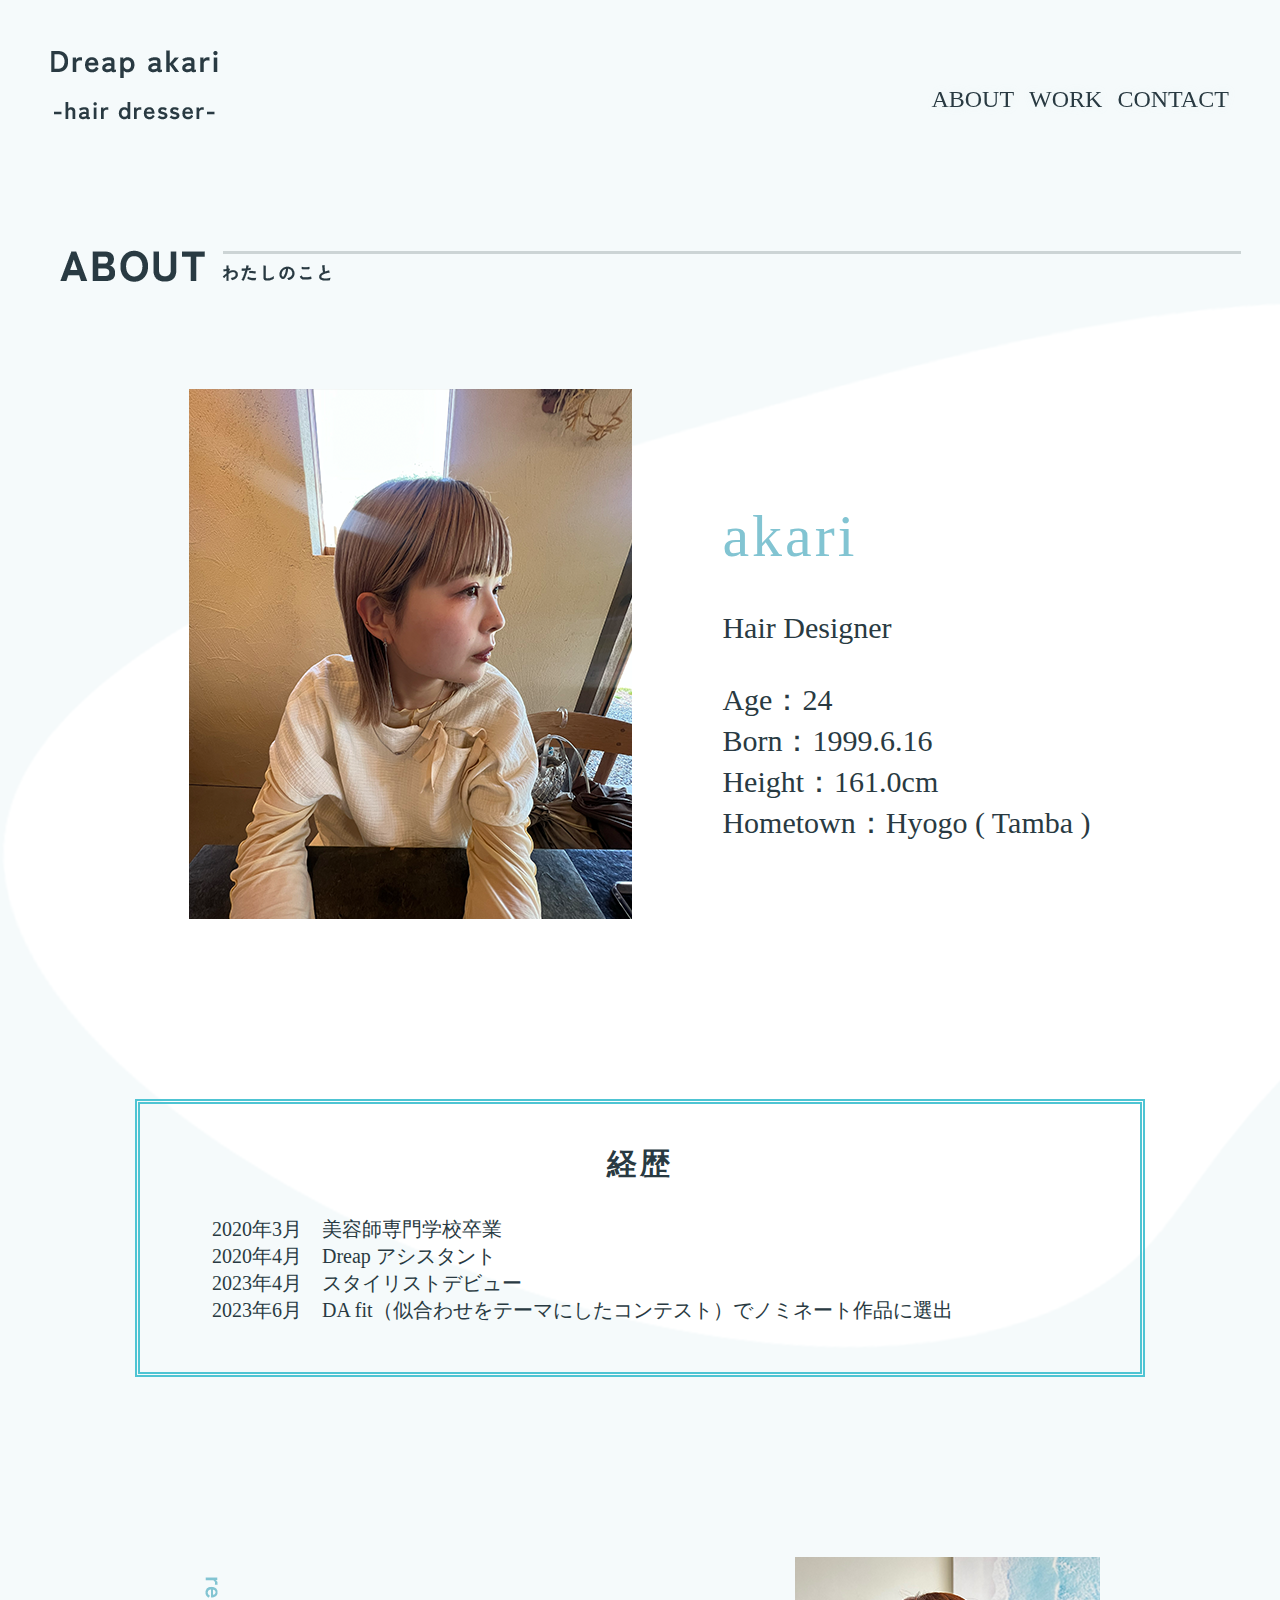
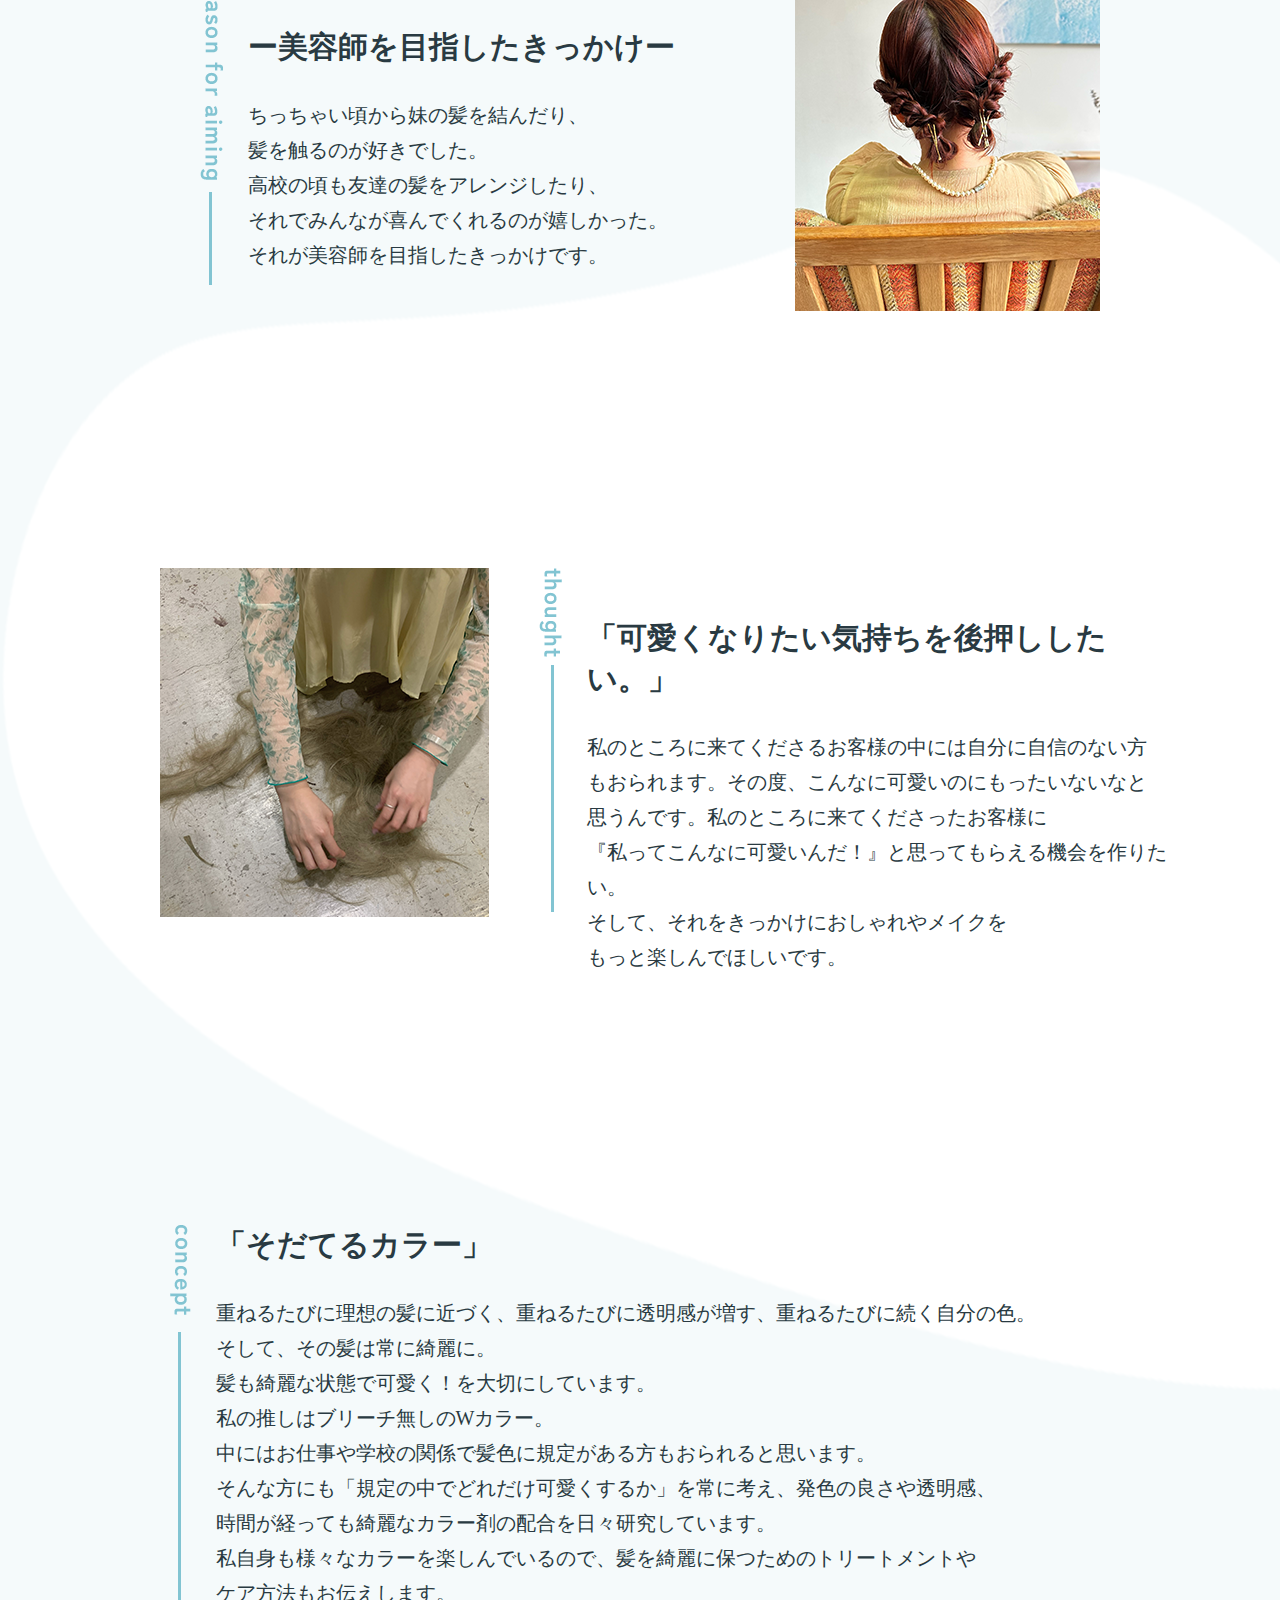
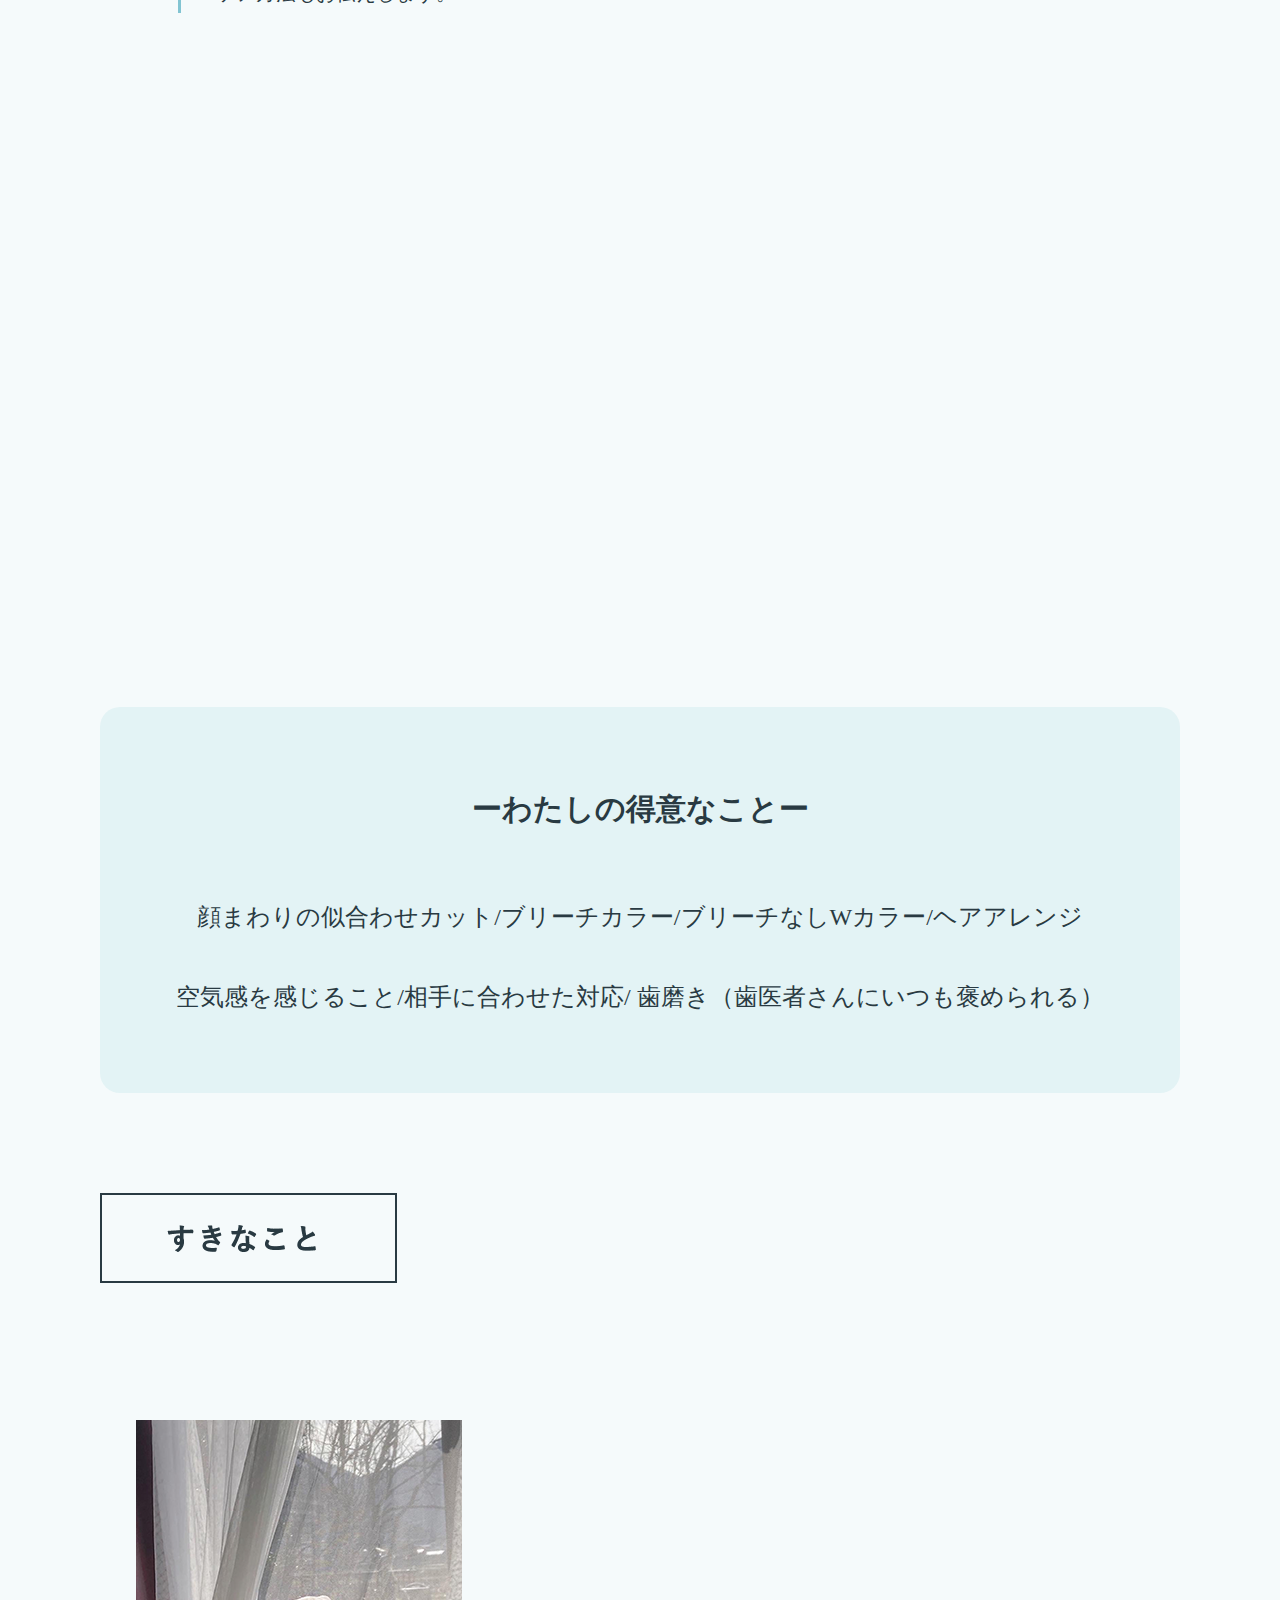
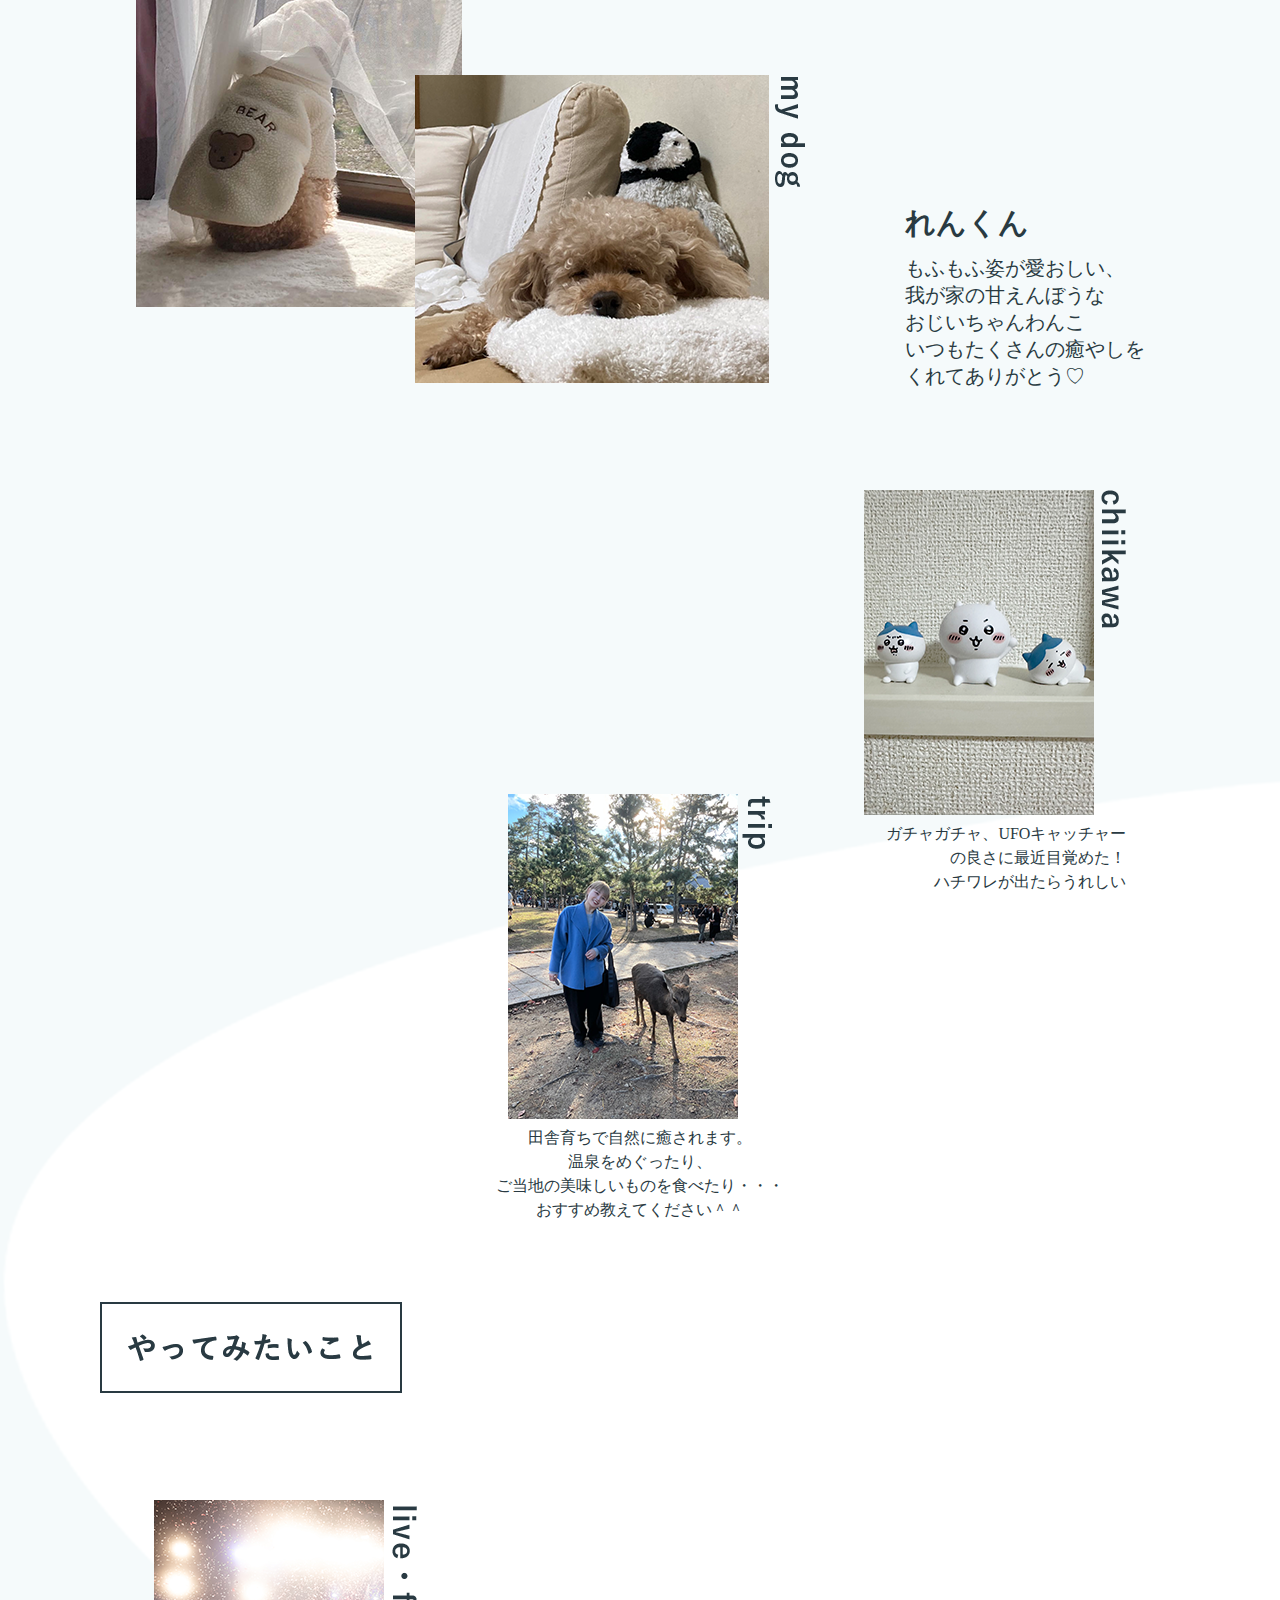
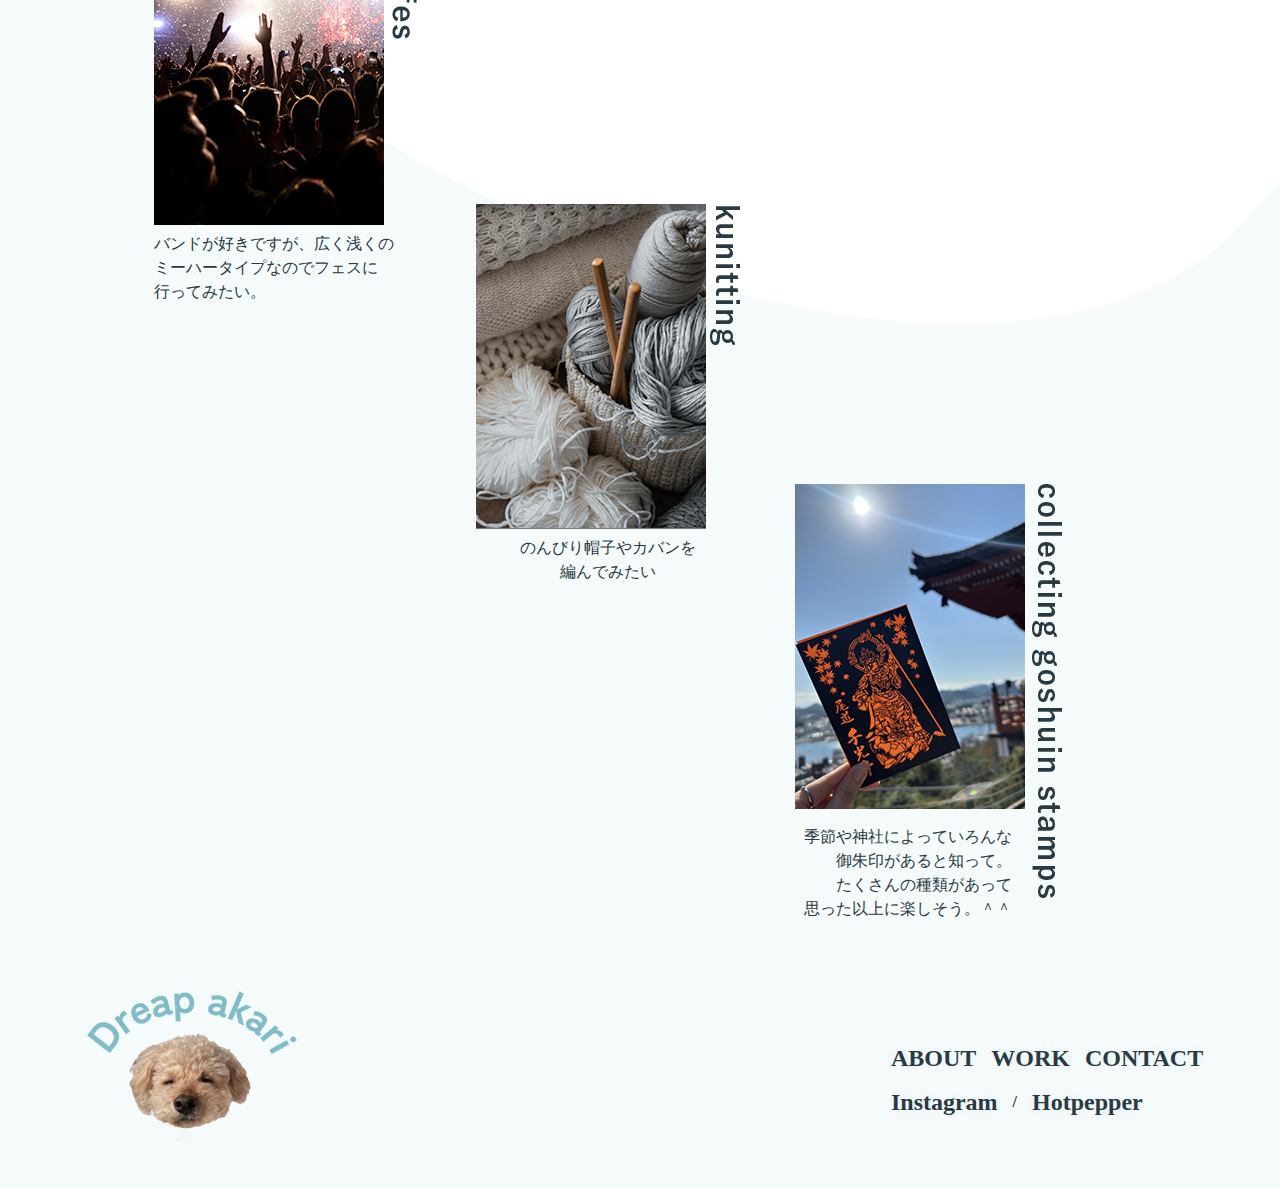
<file: about.html>
<!DOCTYPE html>
<html lang="ja">

<head>
    <meta charset="UTF-8">
    <meta http-equiv="X-UA-Compatible" content="IE=edge">
    <meta name="viewport" content="width=device-width, initial-scale=1.0">
    <meta name="description" content="Dreap akariのポートフォリサイトです。">
    <meta property="og:title" content="ポートフォリオサイト | Dreap　akari">
    <meta property="og:site_name" content="Dreap akariのポートフォリサイトです。">
    <meta property="og:type" content="website">
    <meta property="og:locale" content="ja-JP">
    <meta property="og:description" content="Dreap akariのポートフォリサイトです。">
    <title>ABOUT</title>

    <link rel="stylesheet" href="assets/css/reset.css">
    <link rel="stylesheet" href="assets/css/common.css">
    <link rel="stylesheet" href="assets/css/about.css">
</head>

<body>


    <header>
        <div class="openbtn"><span></span><span></span><span></span></div>
        <a href="index.html"><img src="assets/images/Dreap akari -hair dresser-.png" alt="dreap_akari-hairdesigner"></a>
        <nav id="g-nav">
            <div id="g-nav-list">
                <ul>
                    <li><a href="about.html">ABOUT</a></li>
                    <li><a href="work.html">WORK</a></li>
                    <li><a href="contact.html">CONTACT</a></li>
                </ul>
            </div>
        </nav>

    </header>

    <main>
        <img class="about_top" src="assets/images/ABOUT.png" alt="ABOUT">
        <section class="section1 fadeUpTrigger">
            <img src="assets/images/akarisan.png" alt="顔写真">
            <div class="about_profire2">
                <h1>akari</h1>
                <h2>Hair Designer</h2>
                <div class="about_sentense">Age：24<br>
                    Born：1999.6.16<br>
                    Height：161.0cm<br>
                    Hometown：Hyogo ( Tamba )</div>
            </div>
        </section>
        <section class="section2 fadeUpTrigger">
            <h1>経歴</h1>
            <p>2020年3月　美容師専門学校卒業<br>
                2020年4月　Dreap アシスタント<br>
                2023年4月　スタイリストデビュー<br>
                2023年6月　DA fit（似合わせをテーマにしたコンテスト）でノミネート作品に選出</p>
        </section>
        <article>
            <div class="kikkake_about fadeUpTrigger">
                <div class="aaaaa">
                <div><img src="assets/images/kikkake_english.png" alt="reason for aiming"></div>
                <div class="kikkake_about_sentense">
                    <h2>ー美容師を目指したきっかけー</h2>
                    <p>ちっちゃい頃から妹の髪を結んだり、<br>
                        髪を触るのが好きでした。<br>
                        高校の頃も友達の髪をアレンジしたり、<br>
                        それでみんなが喜んでくれるのが嬉しかった。<br>
                        それが美容師を目指したきっかけです。
                    </p>
                </div>
            </div>

                <div class="hair_arengi"><img class="kikkake_img" src="assets/images/kikkake_photo.png" alt="ヘアアレンジした髪"></div>
            </div>
            <div class="kawaikunaritai_about fadeUpTrigger">
                <div><img class="kamiatumeru" src="assets/images/atoosisitai_photo.png" alt="髪の毛を集める"></div>
                <div class="kawaikunaritai_sentense_block">
                    <div><img src="assets/images/thught_english.png" alt="thought"></div>
                    <div class="kawaikunaritai_about_sentense">
                        <h2>「可愛くなりたい気持ちを後押ししたい。」</h2>
                        <p>私のところに来てくださるお客様の中には自分に自信のない方<br>
                            もおられます。その度、こんなに可愛いのにもったいないなと<br>
                            思うんです。私のところに来てくださったお客様に<br>
                            『私ってこんなに可愛いんだ！』と思ってもらえる機会を作りたい。<br>
                            そして、それをきっかけにおしゃれやメイクを<br>
                            もっと楽しんでほしいです。
                        </p>
                    </div>
                </div>
            </div>
            <div class="sodaterucolor_about">
                <div class="bgRd"></div>
                <div class="sodaterucolor_about_sentense fadeUpTrigger">

                    <div> <img src="assets/images/concept.png" alt="concept"></div>
                    <div class="sodaterucolor_sentense">
                        <div>
                            <h2>「そだてるカラー」</h2>
                            <p>重ねるたびに理想の髪に近づく、重ねるたびに透明感が増す、重ねるたびに続く自分の色。<br>
                                そして、その髪は常に綺麗に。<br>
                                髪も綺麗な状態で可愛く！を大切にしています。<br>
                                私の推しはブリーチ無しのWカラー。<br>
                                中にはお仕事や学校の関係で髪色に規定がある方もおられると思います。<br>
                                そんな方にも「規定の中でどれだけ可愛くするか」を常に考え、発色の良さや透明感、<br>
                                時間が経っても綺麗なカラー剤の配合を日々研究しています。<br>
                                私自身も様々なカラーを楽しんでいるので、髪を綺麗に保つためのトリートメントや<br>
                                ケア方法もお伝えします。
                            </p>
                        </div>
                    </div>
                </div>

                <div class="sodaterucolor_img">
                <d class="sodaterucolor_img_2 flex delayScroll">
                    <div class="img1 box"> <img src="assets/images/sodateru_1.png" alt="そだてるからー１"></div>
                    <div class="img2 box"> <img src="assets/images/sodateru2.png" alt="そだてるからー2"></div>
                </d>
                <div class="sodaterucolor_img_2 flex delayScroll">
                    <div class="img3 box"><img src="assets/images/sodateru3.png" alt="そだてるからー3"></div>
                    <div class="img4 box"> <img src="assets/images/sodateru4.png" alt="そだてるからー4"></div>
                </div>
                </div>
            </div>
            <div class="tokuinakoto_about fadeUpTrigger">
                <h2>ーわたしの得意なことー</h2>
                <p>
                    顔まわりの似合わせカット/ブリーチカラー/ブリーチなしWカラー/ヘアアレンジ<br>
                    空気感を感じること/相手に合わせた対応/ 歯磨き（歯医者さんにいつも褒められる）
                </p>
            </div>

        </article>
        <div class="sukinakoto_yattemitai_div">
        <div class="sukinakoto_about">
            <div class="sukinakoto"><img src="assets/images/sukinakoto.png" alt="すきなこと"></div>
            <div class="renkun_sukinakoto fadeUpTrigger">

                <div><img src="assets/images/my dog.png" alt="ペットのレンくん"></div>
                <div class="renkun_sentense ">
                    <h1>れんくん</h1>
                    <p>もふもふ姿が愛おしい、<br>
                        我が家の甘えんぼうな<br>
                        おじいちゃんわんこ<br>
                        いつもたくさんの癒やしを<br>
                        くれてありがとう♡
                    </p>
                </div>
            </div>
            <div class="chikawa_sukinakoto fadeUpTrigger">
                <img src="assets/images/chiikawa.png" alt="ちいかわ">
                <p>
                    ガチャガチャ、UFOキャッチャー<br>
                    の良さに最近目覚めた！<br>
                    ハチワレが出たらうれしい
                </p>
            </div>
            <div class="trip_sukinakoto fadeUpTrigger">
                <img src="assets/images/trip.png" alt="旅行">
                <p>
                    田舎育ちで自然に癒されます。<br>
                    温泉をめぐったり、<br>
                    ご当地の美味しいものを食べたり・・・<br>
                    おすすめ教えてください＾＾
                </p>
            </div>
        </div>


            <div class="yattemitai"><img src="assets/images/yattemitai.png" alt="やってみたい"></div>
            <div class="live_yattemitai fadeUpTrigger">
                <img src="assets/images/live fes.png" alt="live">
                <p>バンドが好きですが、広く浅くの<br>
                    ミーハータイプなのでフェスに<br>
                    行ってみたい。
                </p>
            </div>
            <div class="kunitting_yattemitai fadeUpTrigger">
                <img src="assets/images/kunitting.png" alt="編み物">
                <p>
                    のんびり帽子やカバンを<br>
                    編んでみたい
                </p>
            </div>
            <div class="gosyuin_yattemitai fadeUpTrigger">
                <img src="assets/images/goshuin.png" alt="御朱印集め">
                <p>
                    季節や神社によっていろんな<br>
                    御朱印があると知って。<br>
                    たくさんの種類があって<br>
                    思った以上に楽しそう。＾＾
                </p>
            </div>
        </div>
    </main>

    <footer>
        <div class="card-box">
            <div class="card">
            <a href="" class="footer__logo image">
            <img src="assets/images/renkun.png" alt="dreap_akari">
            </a>
        </div>
        </div>
        <div>
            <div id="g-nav-list_footer">
                <ul>
                    <li><a href="about.html">ABOUT</a></li>
                    <li><a href="work.html">WORK</a></li>
                    <li><a href="contact.html">CONTACT</a></li>
                </ul>
            </div>
            <div id="g-nav-list2">
                <ul class="g-nav-list2_sp">
                    <li class="footer_sp"><a href="https://www.instagram.com/dreap_akari/?img_index=1">Instagram</a></li>
                    <li class="footer_sp"></li>/</li>
                    <li class="footer_sp"><a href="https://beauty.hotpepper.jp/slnH000141931/stylist/T000692241/">Hotpepper</a></li>
                </ul>
            </div>
        </div>
        </footer>




    <script src="https://code.jquery.com/jquery-3.7.1.min.js" integrity="sha256-/JqT3SQfawRcv/BIHPThkBvs0OEvtFFmqPF/lYI/Cxo=" crossorigin="anonymous"></script>
    <script src="assets/js/fadeup.js"></script>
    <script src="assets/js/fadeup_order.js"></script>
    <script src="assets/js/main.js"></script>

</body>

</html>
</file>
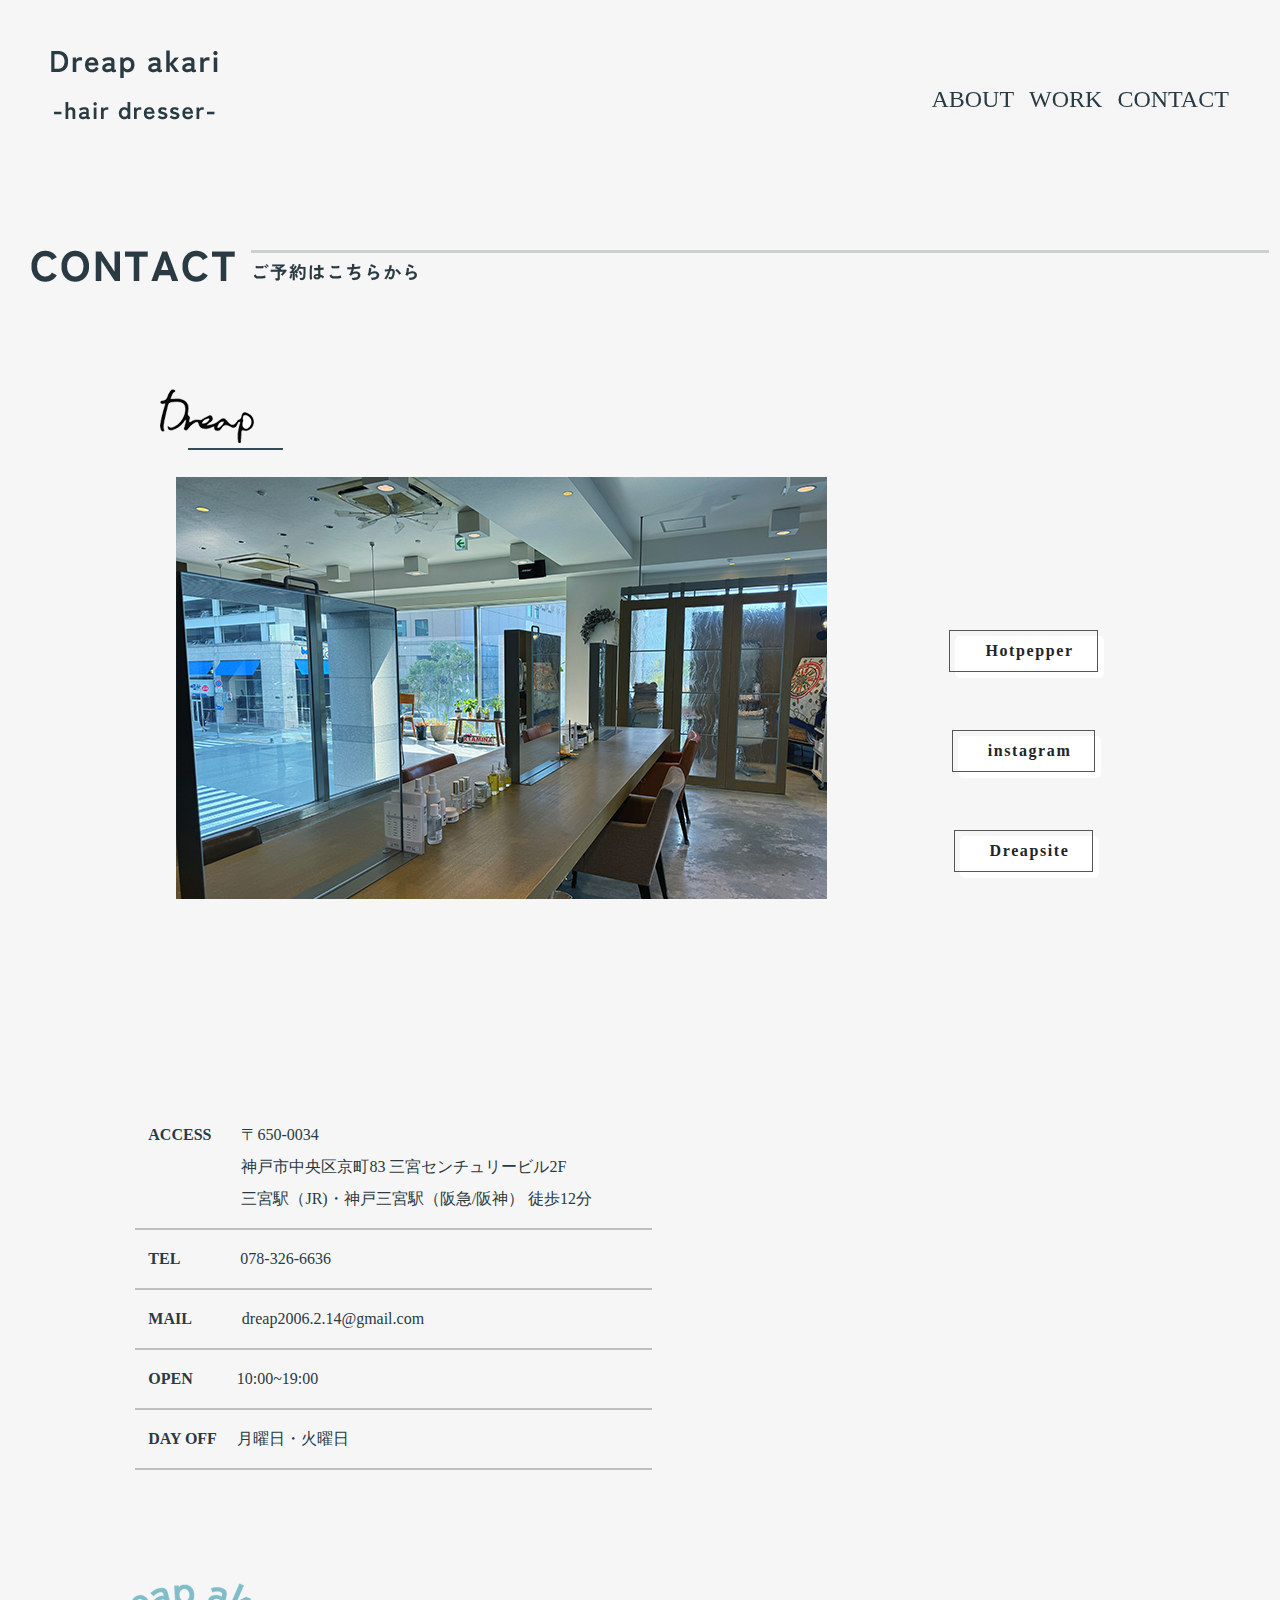
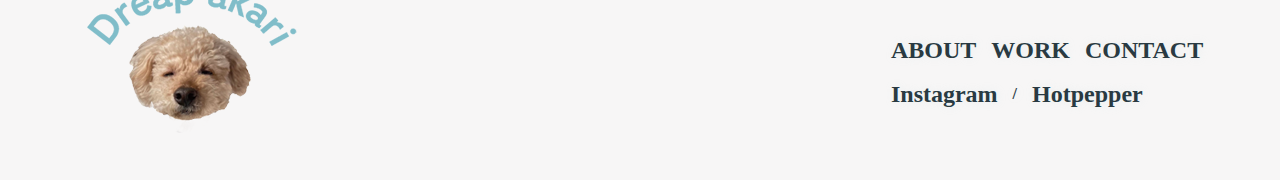
<file: contact.html>
<!DOCTYPE html>
<html lang="ja">

<head>
    <meta charset="UTF-8">
    <meta http-equiv="X-UA-Compatible" content="IE=edge">
    <meta name="viewport" content="width=device-width, initial-scale=1.0">
    <meta name="description" content="Dreap akariのポートフォリサイトです。">
    <meta property="og:title" content="ポートフォリオサイト | Dreap　akari">
    <meta property="og:site_name" content="Dreap akariのポートフォリサイトです。">
    <meta property="og:type" content="website">
    <meta property="og:locale" content="ja-JP">
    <meta property="og:description" content="Dreap akariのポートフォリサイトです。">
    <title>CONTACT</title>

    <link rel="stylesheet" href="assets/css/reset.css">
    <link rel="stylesheet" href="assets/css/common.css">
    <link rel="stylesheet" href="assets/css/contact.css">

</head>

<body>
    <header>
        <div class="openbtn"><span></span><span></span><span></span></div>
        <a href="index.html"><img src="assets/images/Dreap akari -hair dresser-.png" alt="dreap_akari-hairdesigner"></a>
        <nav id="g-nav">
            <div id="g-nav-list">
            <ul>
                <li><a href="about.html">ABOUT</a></li>
                <li><a href="work.html">WORK</a></li>
                <li><a href="contact.html">CONTACT</a></li>
            </ul>
            </div>
</nav>

    </header>
<main>
    <div class="contact_yoyaku"><img src="assets/images/CONTACT.png" alt="contact ご予約はこちらから"></div>
    <div class="flex delayScroll">
    <div class="dreap_logo "><img src="assets/images/dreap_logo.png" alt="Dreapのロゴ"></div>
    <div class="shop_photo_button ">
        <div class=""><img src="assets/images/dreap_photo.png" alt="店内写真"></div>

        <div class="btn_rink">
            <div class="btn-wrap box"><a href="https://beauty.hotpepper.jp/slnH000141931/stylist/T000692241/" class="btn btn-border-shadow">Hotpepper</a></div>
            <div class="btn-wrap box"><a href="https://www.instagram.com/dreap_akari/?img_index=1" class="btn btn-border-shadow" >instagram</a></div>
            <div class="btn-wrap box"><a href="https://dreap-hairsalon.shopinfo.jp/" class="btn btn-border-shadow">Dreapsite</a></div>
        </div>
    </div>
</div>

    <section>

        <div class="section_access flex delayScroll">
            <div class="ACCESS box">
                <h2>ACCESS</h2>
                <p class="access">〒650-0034 <br>
                    神戸市中央区京町83 三宮センチュリービル2F <br>
                    三宮駅（JR)・神戸三宮駅（阪急/阪神） 徒歩12分</p>
            </div>
            <div class="ACCESS box">
                <h2>TEL</h2>
                <p class="tel"> 078-326-6636</p>
            </div>
            <div class="ACCESS box">
                <h2>MAIL</h2>
                <p class="mail">dreap2006.2.14@gmail.com</p>
            </div>
            <div class="ACCESS box">
                <h2>OPEN</h2>
                <p class="open">10:00~19:00</p>
            </div>
            <div class="ACCESS box">
                <h2>DAY OFF</h2>
                <p class="dayoff">月曜日・火曜日</p>
            </div>
        </div>

    <div class="map flex delayScroll">
        <iframe class="map_iframe box"
            src="https://www.google.com/maps/embed?pb=!1m14!1m8!1m3!1d4680.699720646504!2d135.19219391144188!3d34.68629834803115!3m2!1i1024!2i768!4f13.1!3m3!1m2!1s0x60008ee2fcc050a1%3A0xb549d4ea4727c64b!2zRHJlYXDjgJDjg4njg6zjg7zjg5cg44CR!5e0!3m2!1sja!2sjp!4v1711509813796!5m2!1sja!2sjp"
            style="border:0;" allowfullscreen="" loading="lazy" 
            referrerpolicy="no-referrer-when-downgrade"></iframe></iframe>
    </div>
    </section>

</main>

<footer>
    <div class="card-box">
        <div class="card">
        <a href="" class="footer__logo image">
        <img src="assets/images/renkun.png" alt="dreap_akari">
        </a>
    </div>
    </div>
    <div>
        <div id="g-nav-list_footer">
            <ul>
                <li><a href="about.html">ABOUT</a></li>
                <li><a href="work.html">WORK</a></li>
                <li><a href="contact.html">CONTACT</a></li>
            </ul>
        </div>
        <div id="g-nav-list2">
            <ul class="g-nav-list2_sp">
                <li class="footer_sp"><a href="https://www.instagram.com/dreap_akari/?img_index=1">Instagram</a></li>
                <li class="footer_sp"></li>/</li>
                <li class="footer_sp"><a href="https://beauty.hotpepper.jp/slnH000141931/stylist/T000692241/">Hotpepper</a></li>
            </ul>
        </div>
    </div>
    </footer>

    <script src="https://code.jquery.com/jquery-3.7.1.min.js" integrity="sha256-/JqT3SQfawRcv/BIHPThkBvs0OEvtFFmqPF/lYI/Cxo=" crossorigin="anonymous"></script>
    <script src="assets/js/fadeup_order.js"></script>
    <script src="assets/js/main.js"></script>

</body>

</html>
</file>
<file: assets/css/common.css>
@charset "UTF-8";
/* CSS Document */
main{
  position: relative;
    text-align: center;
    overflow: hidden;
}


html {
  font-size: 62.5%; /* 16px * 62.5% = 10px */
  width: 100%;
}
body {
  color: #293a42; /* RGB */
  font-size: 1.6em;
  line-height: 2.4rem;
  text-align: center;
  font-family: Zen Kaku Gothic New;
  font-weight: 500;
}
* {
  box-sizing: border-box;
}

body {
  margin: 0;
  padding: 0;
}

header{
  margin-top: 50px;
    padding: 0px 4% 10px;
    position: fixed;
    top: 0;
    width: 100%;
    background-color: transparent;
    display: flex;
    align-items: center;
    z-index: 99999;
}


@media(max-width:800px){
  .openbtn{
    /*ボタン内側の基点となるためrelativeを指定。
  追従するナビゲーションの場合はfixed＋top、rightといった位置をセットで指定*/
  position: absolute;
  cursor: pointer;
  width: 50px;
  height: 50px;
  border-radius: 5px;
  top: -7px;
  right: 40px;
  z-index: 9999;
  }

  /*ボタン内側*/
  .openbtn span{
      display: inline-block;
      transition: all .4s;/*アニメーションの設定*/
      position: absolute;
      left: 14px;
      height: 3px;
      border-radius: 2px;
    background: #333;
      width: 45%;
    }

  .openbtn span:nth-of-type(1) {
    top:15px;
  }

  .openbtn span:nth-of-type(2) {
    top:23px;
  }

  .openbtn span:nth-of-type(3) {
    top:31px;
  }

  /*activeクラスが付与されると線が回転して×に*/

  .openbtn.active span:nth-of-type(1) {
      top: 18px;
      left: 18px;
      transform: translateY(6px) rotate(-45deg);
      width: 30%;
  }

  .openbtn.active span:nth-of-type(2) {
    opacity: 0;/*真ん中の線は透過*/
  }

  .openbtn.active span:nth-of-type(3){
      top: 30px;
      left: 18px;
      transform: translateY(-6px) rotate(45deg);
      width: 30%;
  }

  #g-nav {
      position: fixed;
      z-index: 999;
      top: 0;
      right: -100%;
      width: 60%;
      height: 100vh;
      transition: all 0.6s;
      background-color: #e3f3f5;
  }
  #g-nav ul {
    text-align: left;
    position: absolute;
    z-index: 999;
    top: 40%;
    left: 40%;
    transform: translate(-50%, -50%);
    display: block;
    line-height: 50px;
  }
  #g-nav li {
    list-style: none;
    text-align: center;
    font-size: 16px;
  }
  #g-nav li a {
      color: #2a1500;
      text-decoration: none;
      padding: 10px;
      display: block;
      text-transform: uppercase;
      letter-spacing: 0.1em;
      font-weight: bold;
      transition: all .5s;
  }
  #g-nav.panelactive {
      right: 0;
  }
  header img{
    width: 60%;
  }

}










header img{
  margin: 0; padding: 0;
}
a {
  text-decoration: none;
  color: #293a42;
}
ul {
  list-style: none;
  display: flex;
  margin-top: 20px;
  margin-left: 30px;
  text-shadow: rgba(184, 209, 215,0.18) 1px 0 10px;
}
li {
  margin: 0 0 0 15px;
  font-size: 24px;
}

@media(max-width:800px){
  .g-nav-list a{
    font-size:24px;
  }
  .g-nav-list2 a{
    font-size: 16px;
  }
}




nav {
  margin: 0 0 0 auto;
}

.main-visual {
  display: flex;
  justify-content: center;
  align-items: center;
  height: 100vh;
  background: url('i') top center / cover no-repeat;
}

footer  {
  width: 100%;
    padding: 60px 6% 30px;
    display: flex;
    align-items: center;
    font-family: Zen Kaku Gothic New;
    font-weight: 600;
    justify-content: space-between;
}


.card-box {
  width:200px;
}

  .card-box .card {
      padding:10px;
      cursor:pointer;
  }

      .card-box .card p.image {
          margin:-10px -10px 0;
      }

          .card-box .card p.image img {
              vertical-align:top;
          }

      .card-box .card p.text {
          margin:10px 0 0;
      }




.card-box .card:hover {
  animation:shake 2.0s steps(1, end) infinite;
}

@keyframes shake {
  0%   { transform:rotate(0); }
  16%  { transform:rotate(12deg); }
  32%  { transform:rotate(-10deg); }
  48%  { transform:rotate(8deg); }
  64%  { transform:rotate(-6deg); }
  80%  { transform:rotate(4deg); }
  96%  { transform:rotate(-2deg); }
  100% { transform:rotate(0deg); }
}



@media(max-width:600px){
  .footer__logo img{
    width: 70%;
  }
  #g-nav-list_footer{
    display:none;
  }
  .g-nav-list2_sp{
    margin-top: 0;
  }
  .footer_sp{
    font-size: 14px;
  }
}
</file>
<file: assets/css/about.css>
body {
    background-color: #f5fafb;
}







.about_top {
    margin-top: 250px;
    margin-left: 20px;

}
main{
    background-image: url(../images/en1.png);
    background-repeat: no-repeat;
    width: 100%;
    background-position-y: 300px;
}


@media(max-width:800px) {
    .about_top {
        margin-top: 160px;
    }
}
@media(max-width:600px){
    .about_top{
        width: 200%;
    }
}


.section1 {
    display: flex;
    justify-content: center;
    flex-direction: row;
    align-content: flex-end;
    align-items: center;
    margin-top: 100px;
    flex-wrap: wrap;

}

.section1 img {
    margin-right: 90px;
}

.fadeUp {
    animation-name: fadeUpAnime;
    animation-duration:2s;
    animation-fill-mode:forwards;
    opacity: 0;
}
@keyframes fadeUpAnime{
from {
    opacity: 0;
    transform: translateY(100px);
}
to {
    opacity: 1;
    transform: translateY(0);
}
}

@media(max-width:800px) {
    .section1 img {
        width: 40%;
    }
}
@media(max-width:400px){
    .section1 img{
        width: 70%;
        margin-left: 100px;
        margin-right: 0px;
    }
}

.about_profire2 {
    text-align: left;
}

.about_profire2 h1 {
    font-size: 60px;
    color: #82c4d2;
    font-weight: 500;
    letter-spacing: 3px;
    margin-top: 60px;
}

.about_profire2 h2 {
    font-size: 30px;
    margin-top: 68px;
    font-weight: 500;
}

.about_sentense {
    font-size: 30px;
    margin-top: 40px;
    font-weight: 500;
    line-height: normal;

}

@media(max-width:750px) {
    .about_profire2 h1 {
        font-size: 40px;
    }

    .about_profire2 h2 {
        font-size: 20px;
        margin-top: 40px;
    }

    .about_sentense {
        font-size: 18px;
    }
}


.section2 {
    padding: 0.5em 1em;
    border: double 5px #4ec4d3;
    max-width: 1010px;
    margin: 180px auto;
}

.section2 p {
    padding: 0;
    text-align: left;
    line-height: normal;
    margin: 40px 60px 40px 56px;
    font-size: 20px;
    font-weight: 500;
}

.section2 h1 {
    margin-top: 40px;
    font-weight: 600;
    font-size: 30px;
    letter-spacing: 3px;
}

@media(max-width:800px){
    .section2{
        margin: 100px 10px;
    }
    .section2 h1{
        font-size: 24px;
        margin-top: 20px;
    }
    .section2 p {
        font-size: 14px;
        margin: 20px 30px
    }
}


article{
    background-image: url(../images/en2.png);
    background-repeat: no-repeat;
    width: 100%;
    background-position-y: 200px;
}



.kikkake_about {
    display: flex;
    justify-content: center;
    flex-wrap: wrap;
}

.kikkake_about_sentense {
    text-align: left;
    margin-top: 50px;
    margin-left: 25px;
    margin-right: 100px;
}

.kikkake_about_sentense h2 {
    font-size: 30px;
    line-height: normal;
}

.kikkake_about_sentense p {
    font-size: 20px;
    margin-top: 30px;
    line-height: 35px;
}
.aaaaa{
    display: flex;
    margin: 20px ;
}
@media(max-width:900px){
    .kikkake_about{
        flex-direction: column-reverse;
    }
    .hair_arengi{
        text-align: left;
        margin-left: 20px;
    }
}

@media(max-width:600px) {
    .kikkake_about_sentense h2 {
        font-size: 18px;
    }

    .kikkake_about_sentense p {
        font-size: 14px;
    }
    .kikkake_about_sentense {
        margin: 30px 20px;
    }

}
@media(max-width:400px){
    .aaaaa{
        margin: 80px auto;
    }
    .hair_arengi img{
        width: 60%;
    }
}

.kawaikunaritai_about {
    margin-top: 250px;
    display: flex;
    justify-content: center;
}

.kawaikunaritai_about_sentense {
    text-align: left;
    margin-top: 50px;
    margin-left: 25px;
    margin-right: 100px;
}

.kawaikunaritai_about h2 {
    font-size: 30px;
    line-height: normal;
}

.kawaikunaritai_about p {
    font-size: 20px;
    margin-top: 30px;
    line-height: 35px;
}

.kamiatumeru {
    padding-left: 160px;
    padding-right: 50px
}
.kawaikunaritai_sentense_block{
    display: flex;
}

@media(max-width:600px) {
    .kawaikunaritai_about_sentense h2 {
        font-size: 18px;
    }

    .kawaikunaritai_about_sentense p {
        font-size: 14px;
        line-height: 30px;
    }
    .kawaikunaritai_about_sentense {
        margin: 20px;
    }
}

@media(max-width:1000px) {
    .kawaikunaritai_about {
        flex-wrap: wrap;
        margin-top: 100px;
    }
    .kawaikunaritai_sentense_block img{
        margin-left: 20px;
    }
}


.en3{
    background-image: url(../images/en4.png);
    background-repeat: no-repeat;
    width: 100%;
    background-position-y: 300px;
}
.sodaterucolor_about {
    position: relative;
}


.bgRd{
    position: absolute;
    background-image: url(../images/en3.png);
    background-repeat: no-repeat;
    width: 100%;
}




.sodaterucolor_about_sentense {
    text-align: left;
    margin-top: 250px;
    margin-left: 25px;
    margin-right: 100px;
    display: flex;
    justify-content: center;
}

.sodaterucolor_about h2 {
    font-size: 30px;
    line-height: normal;
}

.sodaterucolor_about p {
    font-size: 20px;
    margin-top: 30px;
    line-height: 35px;
}

.sodaterucolor_sentense {
    padding-left: 25px;
}


.sodaterucolor_img {
    display: flex;
    justify-content: center;
    gap: 56px;
}
.sodaterucolor_img_2{
    display: flex;
    gap:56px;
}


.box{
	opacity: 0;
}

/*==================================================
動かしたい動き（今回は” ふわっ” を採用）
===================================*/

.fadeUp {
animation-name:fadeUpAnime;
animation-duration:2.0s;
animation-fill-mode:forwards;
opacity: 0;
}

@keyframes fadeUpAnime{
from {
    opacity: 0;
	transform: translateY(100px);
}

to {
    opacity: 1;
	transform: translateY(0);
}
}



@media(max-width:800px){
    .sodaterucolor_sentense{
        padding-left: 10px;
    }
}

.img1 {
    padding-top: 100px;
    width:80%
}

.img2 {
    padding-top: 240px;
    width:80%
}

.img3 {
    padding-top: 100px;
    width:80%
}

.img4 {
    padding-top: 240px;
    width:80%;
}
.sodaterucolor_img {
    flex-wrap: wrap;

}


@media(max-width:800px){
    .sodaterucolor_about_sentense{
        margin: 200px 20px 0px;
        padding-left: 10px;
    }
    .img2{
        padding-top: 200px;
    }
    .img3{
        padding-top: 0;
    }
    .img4{
        padding-top: 150px;
    }
}



@media(max-width:600px) {
    .sodaterucolor_about h2 {
        font-size: 18px;
    }

    .sodaterucolor_about p {
        font-size: 14px;
        line-height: 30px;
    }
    .sodaterucolor_img img{
        width: 100%;
    }

}


.tokuinakoto_about {
    background: #e3f3f5;
    margin: 130px 100px 100px;
    border-radius: 20px;

}

.tokuinakoto_about h2 {
    font-size: 30px;
    padding-top: 90px;
}

.tokuinakoto_about p {
    font-size: 24px;
    padding: 56px;
    line-height: 80px;
}
@media(max-width:800px){
    .tokuinakoto_about{
    margin: 100px 20px;
}
.tokuinakoto_about h2 {
    font-size: 18px;
    padding-top: 60px;
}
.tokuinakoto_about p{
    font-size: 14px;
    padding: 26px;
    line-height: 50px;
}
    }






.sukinakoto {
    text-align: left;
    margin-top: 100px;
    padding-left: 100px;
}

.renkun_sukinakoto {
    display: flex;
    align-items: flex-end;
    justify-content: center;
    margin-top: 130px;
    flex-wrap: wrap;
}

.renkun_sukinakoto h1 {
    font-size: 30px;
}

.renkun_sukinakoto p {
    font-size: 20px;
    margin-top: 20px;
    line-height: normal;
}

.renkun_sentense {
    text-align: left;
    margin-left: 100px;
}

.chikawa_sukinakoto {
    text-align: right;
    margin: 100px 12% 0 0;
}

.trip_sukinakoto {
    margin-top: -100px;
}



.sukinakoto_yattemitai_div{
    background-image: url(../images/en4.png);
    background-repeat: no-repeat;
    width: 100%;
    background-position-y: 1180px;
}


.yattemitai {
    text-align: left;
    margin-top: 80px;
    padding-left: 100px;
}

.live_yattemitai {
    text-align: left;
    margin: 100px 0 0 12%;
}

.kunitting_yattemitai {
    margin-top: -100px;
    margin-right: 5%;
}

.gosyuin_yattemitai {
    text-align: right;
    margin-right: 17%;
    margin-top: -100px;
}
.gosyuin_yattemitai p{
    margin-top: -80px;
    margin-right: 50px;
}

@media(max-width:1000px) {
    .renkun_sukinakoto {
        justify-content: left;
    }

    .renkun_sukinakoto img {
        width: 70%;
    }

    .renkun_sentense {
        margin-top: 20px;
    }

    .chikawa_sukinakoto img,
    .trip_sukinakoto img  ,.live_yattemitai img ,
    .kunitting_yattemitai img ,
    .gosyuin_yattemitai img{
        width: 30%;
    }

    .trip_sukinakoto {
        margin-top: 60px;
        text-align: left;
        margin-left: 50px
    }

    .live_yattemitai p ,.gosyuin_yattemitai p {
        font-size: 14px;
        text-align: right;
        margin-right: 20px;
    }
    .gosyuin_yattemitai{
        text-align: right;
       margin: 50px 12% 0 0;
    }
    .live_yattemitai{
        text-align: right;
       margin: 50px 12% 0 0;
    }
    .kunitting_yattemitai{
        margin-top: 60px;
    text-align: left;
    margin-left: 50px;
    }
}





@media(max-width:800px) {
    .sukinakoto ,.yattemitai {
        padding-left: 50px;
    }

    .sukinakoto img ,.yattemitai img  {
        width: 40%;
    }

    .renkun_sukinakoto h1 {
        font-size: 16px;
    }

    .renkun_sukinakoto p {
        font-size: 14px;
        line-height: 24px;
    }

    .renkun_sentense {
        margin-left: 80px;
    }

    .renkun_sukinakoto {
        margin-top: 80px;
    }

    .chikawa_sukinakoto {
        margin-top: 0px;
    }

    .chikawa_sukinakoto p{
        font-size: 14px;
        text-align: right;
        margin-right: 20px;
    }

    .trip_sukinakoto p ,.kunitting_yattemitai p {
        font-size: 14px;
    }
    .gosyuin_yattemitai p{
        margin-top: -40px;
    margin-right: 30px;
    }

}

@media(max-width:375px) {
    .renkun_sentense {
        margin-left: 60px;
    }

    .chikawa_sukinakoto img,
    .trip_sukinakoto img ,.live_yattemitai img ,.kunitting_yattemitai img ,.gosyuin_yattemitai img {
        width: 40%;
        margin-top: 30px;
    }
    .sukinakoto_about{
    background-image: url(../images/en_sp.png);
    background-repeat: no-repeat;
    width: 100%;
    background-position-y: 300px;
    }
}
</file>
<file: assets/css/contact.css>
@charset "UTF-8";
/* CSS Document */
body{
	background-color: #f7f6f6;
}
.contact_yoyaku{
    margin-top: 250px;
    margin-left: 20px;
}


.fadeUp {
  animation-name: fadeUpAnime;
  animation-duration:2s;
  animation-fill-mode:forwards;
  opacity: 0;
}
@keyframes fadeUpAnime{
from {
  opacity: 0;
  transform: translateY(100px);
}
to {
  opacity: 1;
  transform: translateY(0);
}

}


@media (max-width: 600px){
  .contact_yoyaku{
    margin-top: 150px;
  }
	.contact_yoyaku img{
		width:200%
	}
}
.dreap_logo{
    text-align: left;
    margin: 100px auto 20px;
    max-width: 960px;
}
.shop_photo_button{
    display: flex;
    justify-content: center;
    align-items: flex-end;
    flex-wrap: wrap;
    gap: 10%;
}



.btn_rink{
	line-height: 100px;
}


*,
*:before,
*:after {
  -webkit-box-sizing: inherit;
  box-sizing: inherit;
}

html {
  -webkit-box-sizing: border-box;
  box-sizing: border-box;
  font-size: 62.5%;/*rem算出をしやすくするために*/
}

.btn,
a.btn,
button.btn {
  font-size: 1.6rem;
  font-weight: 700;
  line-height: 1.5;
  position: relative;
  display: inline-block;
  padding: 1rem 4rem;
  cursor: pointer;
  -webkit-user-select: none;
  -moz-user-select: none;
  -ms-user-select: none;
  user-select: none;
  -webkit-transition: all 0.3s;
  transition: all 0.3s;
  text-align: center;
  vertical-align: middle;
  text-decoration: none;
  letter-spacing: 0.1em;
  color: #212529;
  border-radius: 0.5rem;
}


.btn,
a.btn,
button.btn {
  font-size: 1.6rem;
  font-weight: 700;
  line-height: 1.5;
  position: relative;
  display: inline-block;
  padding: 1rem 4rem;
  cursor: pointer;
  -webkit-user-select: none;
  -moz-user-select: none;
  -ms-user-select: none;
  user-select: none;
  -webkit-transition: all 0.3s;
  transition: all 0.3s;
  text-align: center;
  vertical-align: middle;
  text-decoration: none;
  letter-spacing: 0.1em;
  color: #212529;
  border-radius: 0.5rem;
}




a.btn-border-shadow {
	padding: calc(1.5rem - 12px) 3rem 1.5rem;
  
	background: #fff;
  }
  
  a.btn-border-shadow:before {
	position: absolute;
	top: -6px;
	left: -6px;
	width: 100%;
	height: 100%;
	content: "";
	-webkit-transition: all 0.3s ease;
	transition: all 0.3s ease;
	border: 1px solid #555555;
  }

  a.btn-border-shadow:hover {
	padding: calc(1.5rem - 6px) 3rem;
  }
  
  a.btn-border-shadow:hover:before {
	top: 0;
	left: 0;
  }

section{
	display: flex;
    justify-content: center;
    margin-top: 200px;
    flex-wrap: wrap;
    gap: 7%;
}

.ACCESS{
    width: 110%;
    border-bottom: 2px solid #c0bfbf;
    padding: 13px;
    display: flex;
    text-align: left;
    justify-content: flex-start;
	align-items: baseline;
}
.ACCESS p {
    line-height: 32px;
	font-weight: 400;
}
.access{
	padding-left: 30px;
}

.tel{
	padding-left: 60px;
}
.mail{
	padding-left: 50px;
}
.open{
	padding-left: 44px;
}
.dayoff{
	padding-left: 20px;
}
.map_iframe{
	width: 450px;
	height: 400px;
}
@media(max-width:900px){
	.map{
		margin-top:70px;
	}
}
@media(max-width:600px){
	.dreap_logo{
		margin-left: 6%;
		margin-top: 70px;
	}
	.dreap_logo img{
		width: 22%;
	}
	.shop_photo_button img{
	width: 90%;
	margin-bottom: 30px 
	}
	.section_access{
		padding-left: 2%;
		padding-right: 12%;
		}
	.ACCESS h2{
		font-size: 14px;
		font-weight: 600;
	}
	.ACCESS p{
    font-size: 14px;
	}
	.btn_rink {
		line-height: 70px;
	}
	section{
		margin-top: 100px;
		flex-direction: column;
	}
	.map_iframe{
		aspect-ratio: 1;
		width: 100%;
		height: 100%;
	}
	.map{
		aspect-ratio: 1;
		padding: 4%;
	}
}
</file>
